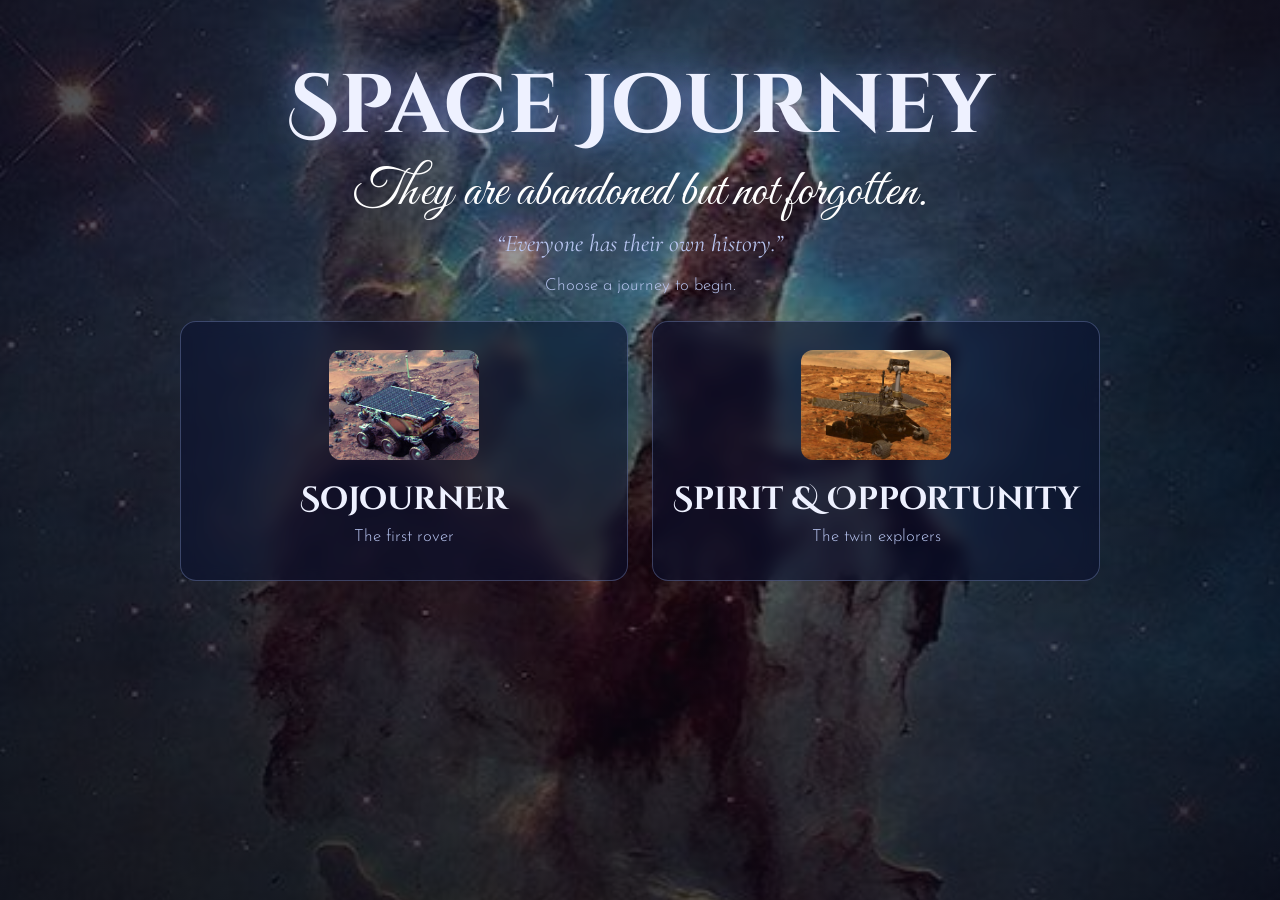
<file: index.html>
<!DOCTYPE html>
<html lang="en">
<head>
<meta charset="utf-8">
<meta name="viewport" content="width=device-width, initial-scale=1">
<title>Space Journey</title>
<link rel="preconnect" href="https://fonts.googleapis.com">
<link rel="preconnect" href="https://fonts.gstatic.com" crossorigin>
<link href="https://fonts.googleapis.com/css2?family=Cinzel+Decorative:wght@400;700&family=Cormorant+Garamond:ital,wght@1,400&family=Great+Vibes&family=Josefin+Sans:wght@300;400&display=swap" rel="stylesheet">
<link rel="stylesheet" href="style.css">
</head>
<body>
<svg class="flyer" viewBox="0 0 64 64" aria-hidden="true"><path d="M32 4C42 14 44 30 40 46H24C20 30 22 14 32 4Z" fill="#e8ecff"/><circle cx="32" cy="24" r="5" fill="#4a6cff"/><path d="M24 38 12 52l12-4ZM40 38l12 14-12-4Z" fill="#ff6b5a"/><path d="M28 46h8l-4 16Z" fill="#ffb347"/></svg>
<main>
  <h1>Space Journey</h1>
  <p class="script">They are abandoned but not forgotten.</p>
  <p class="quote">“Everyone has their own history.”</p>
  <p class="lead">Choose a journey to begin.</p>
  <div class="choices">
    <a class="card" href="sojourner.html"><img src="images/instruments.png" alt="Sojourner rover on Mars"><h2>Sojourner</h2><p>The first rover</p></a>
    <a class="card" href="spirit-opportunity.html"><img src="images/mer-art.png" alt="Artwork of a Mars Exploration Rover"><h2>Spirit &amp; Opportunity</h2><p>The twin explorers</p></a>
  </div>
</main>
<script src="script.js"></script>
</body>
</html>
</file>
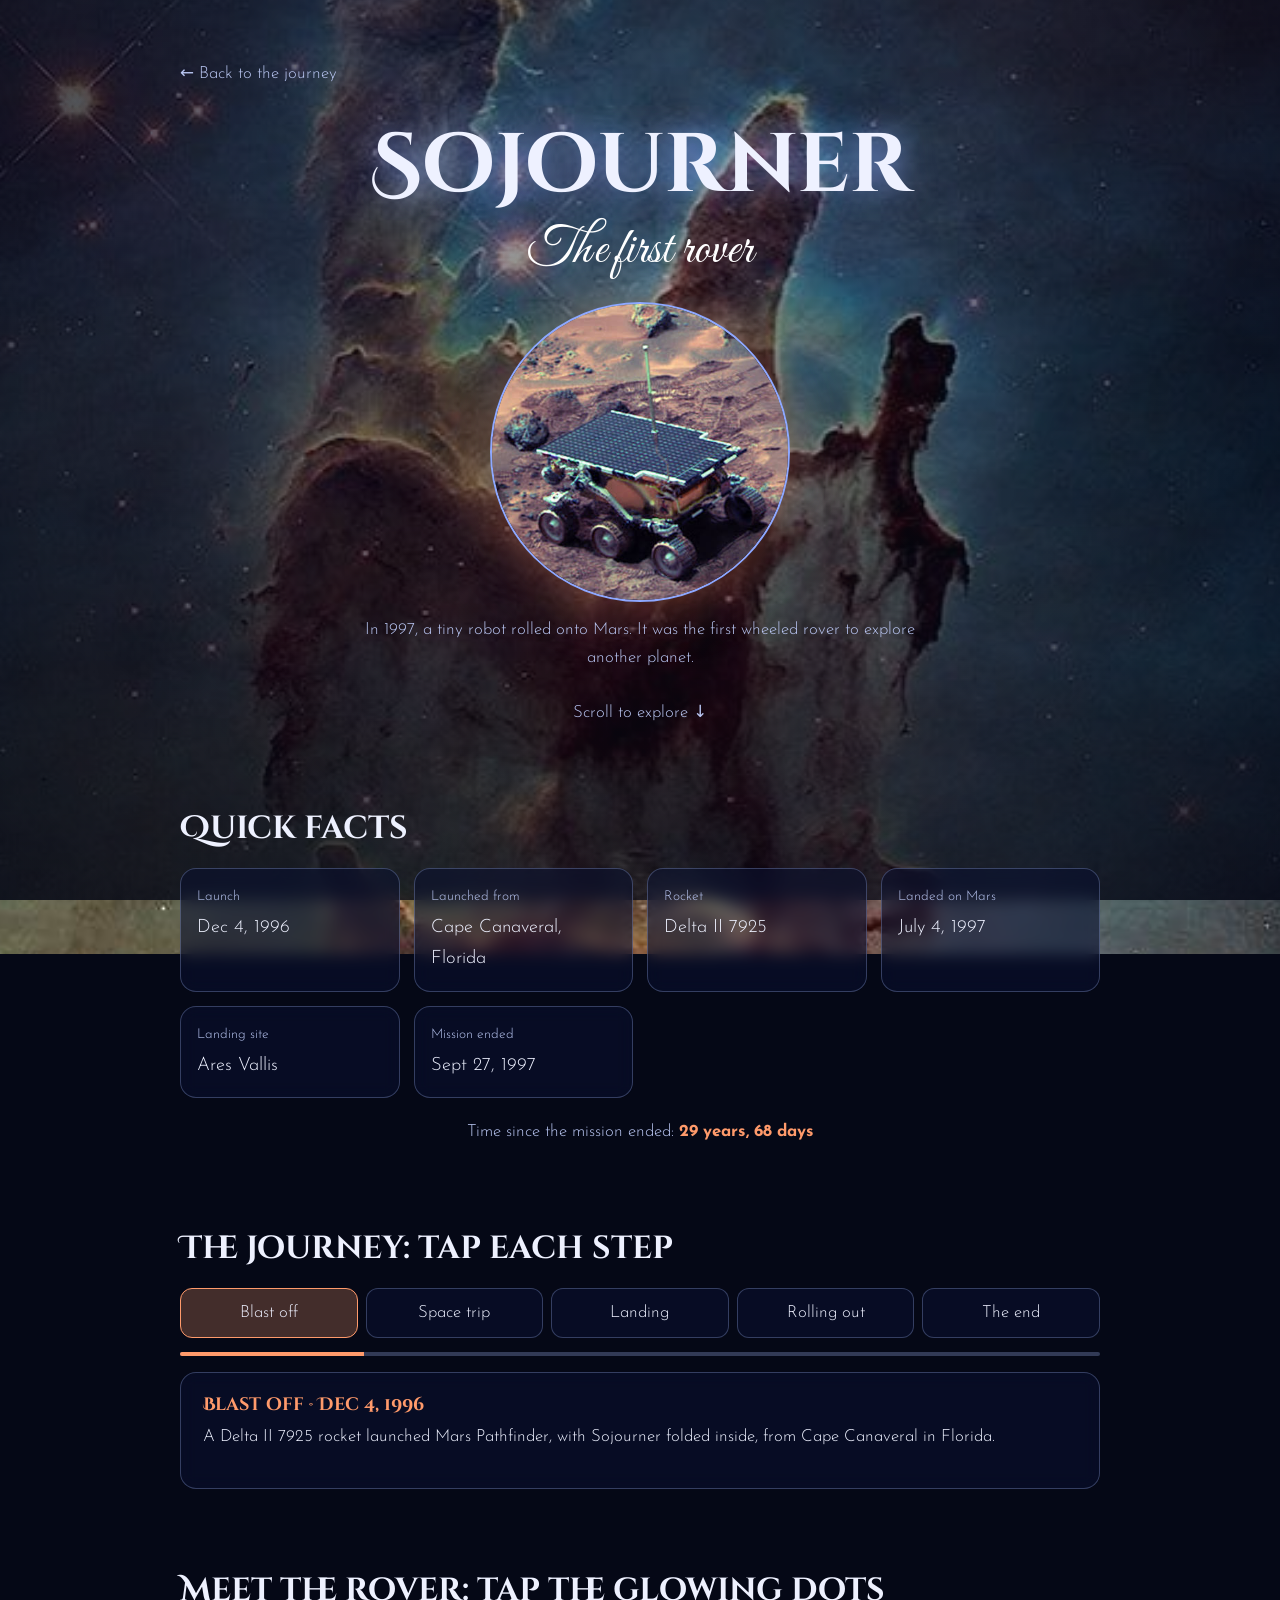
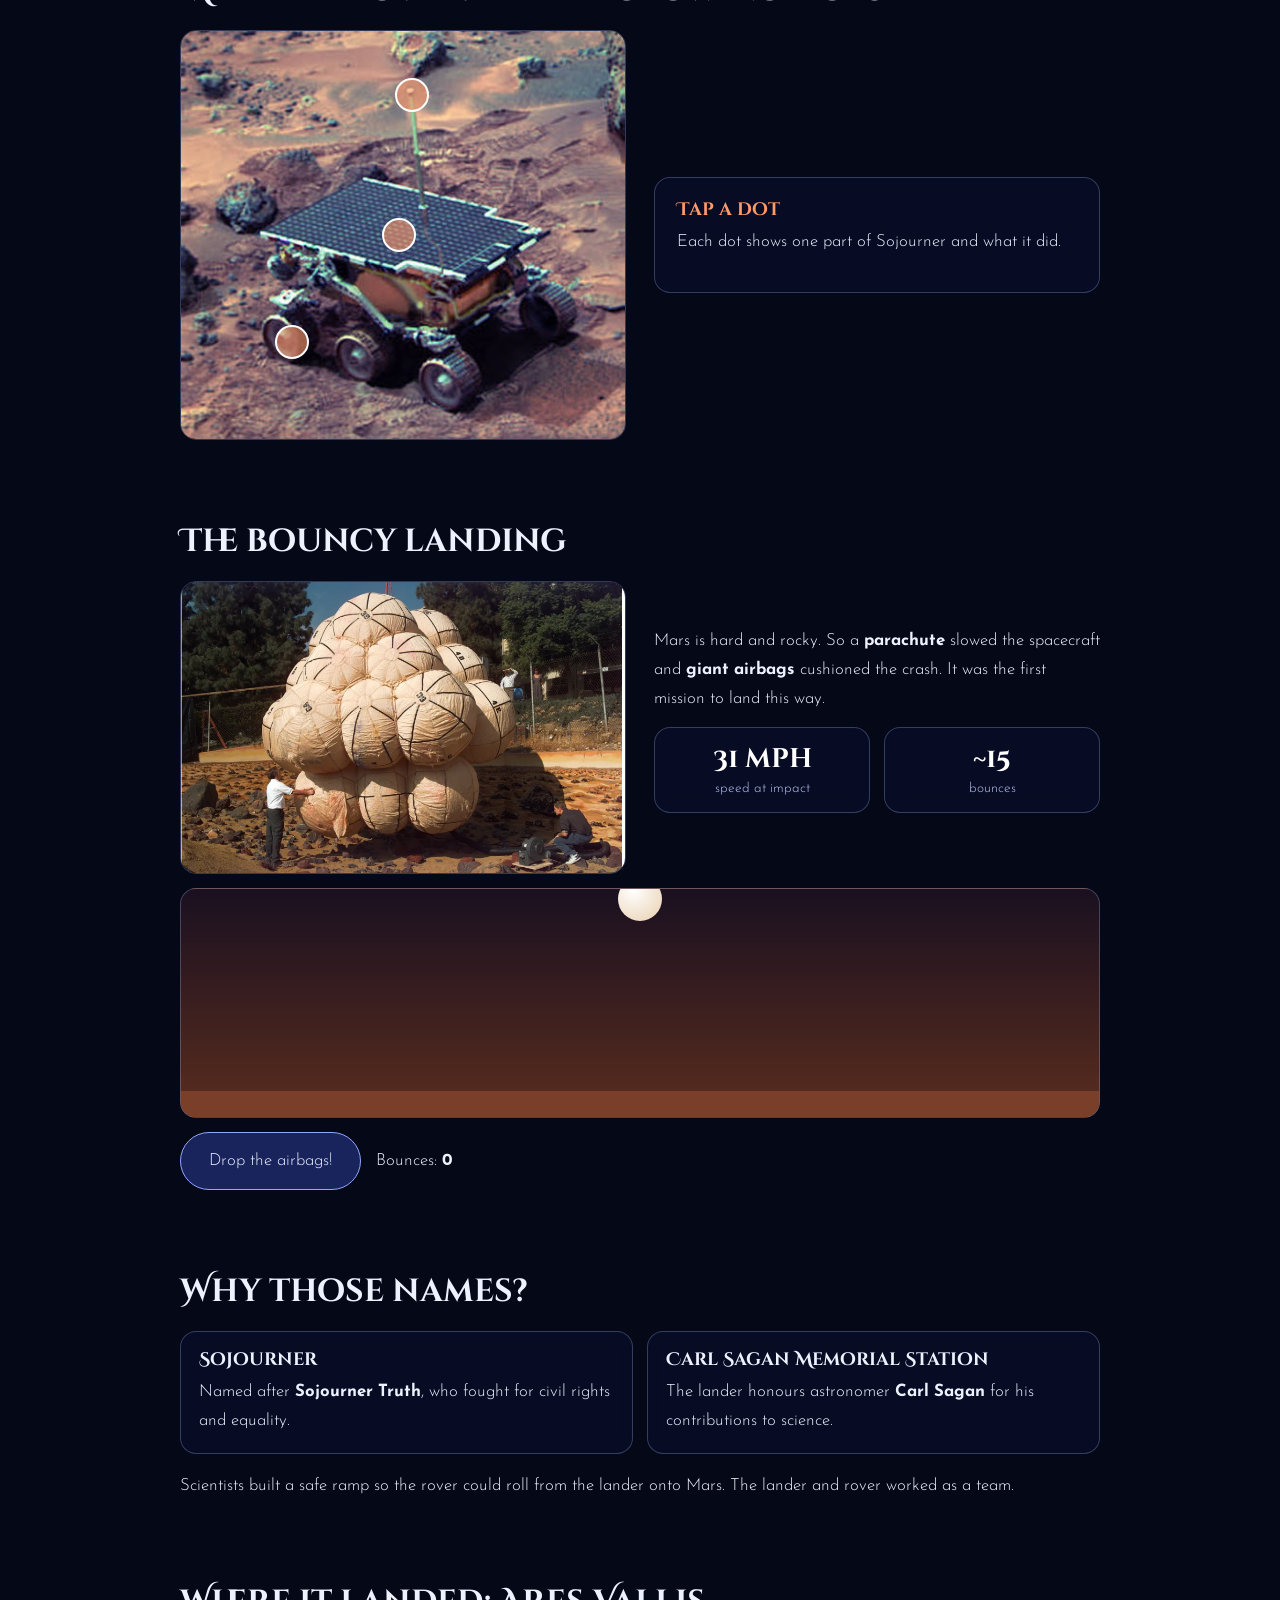
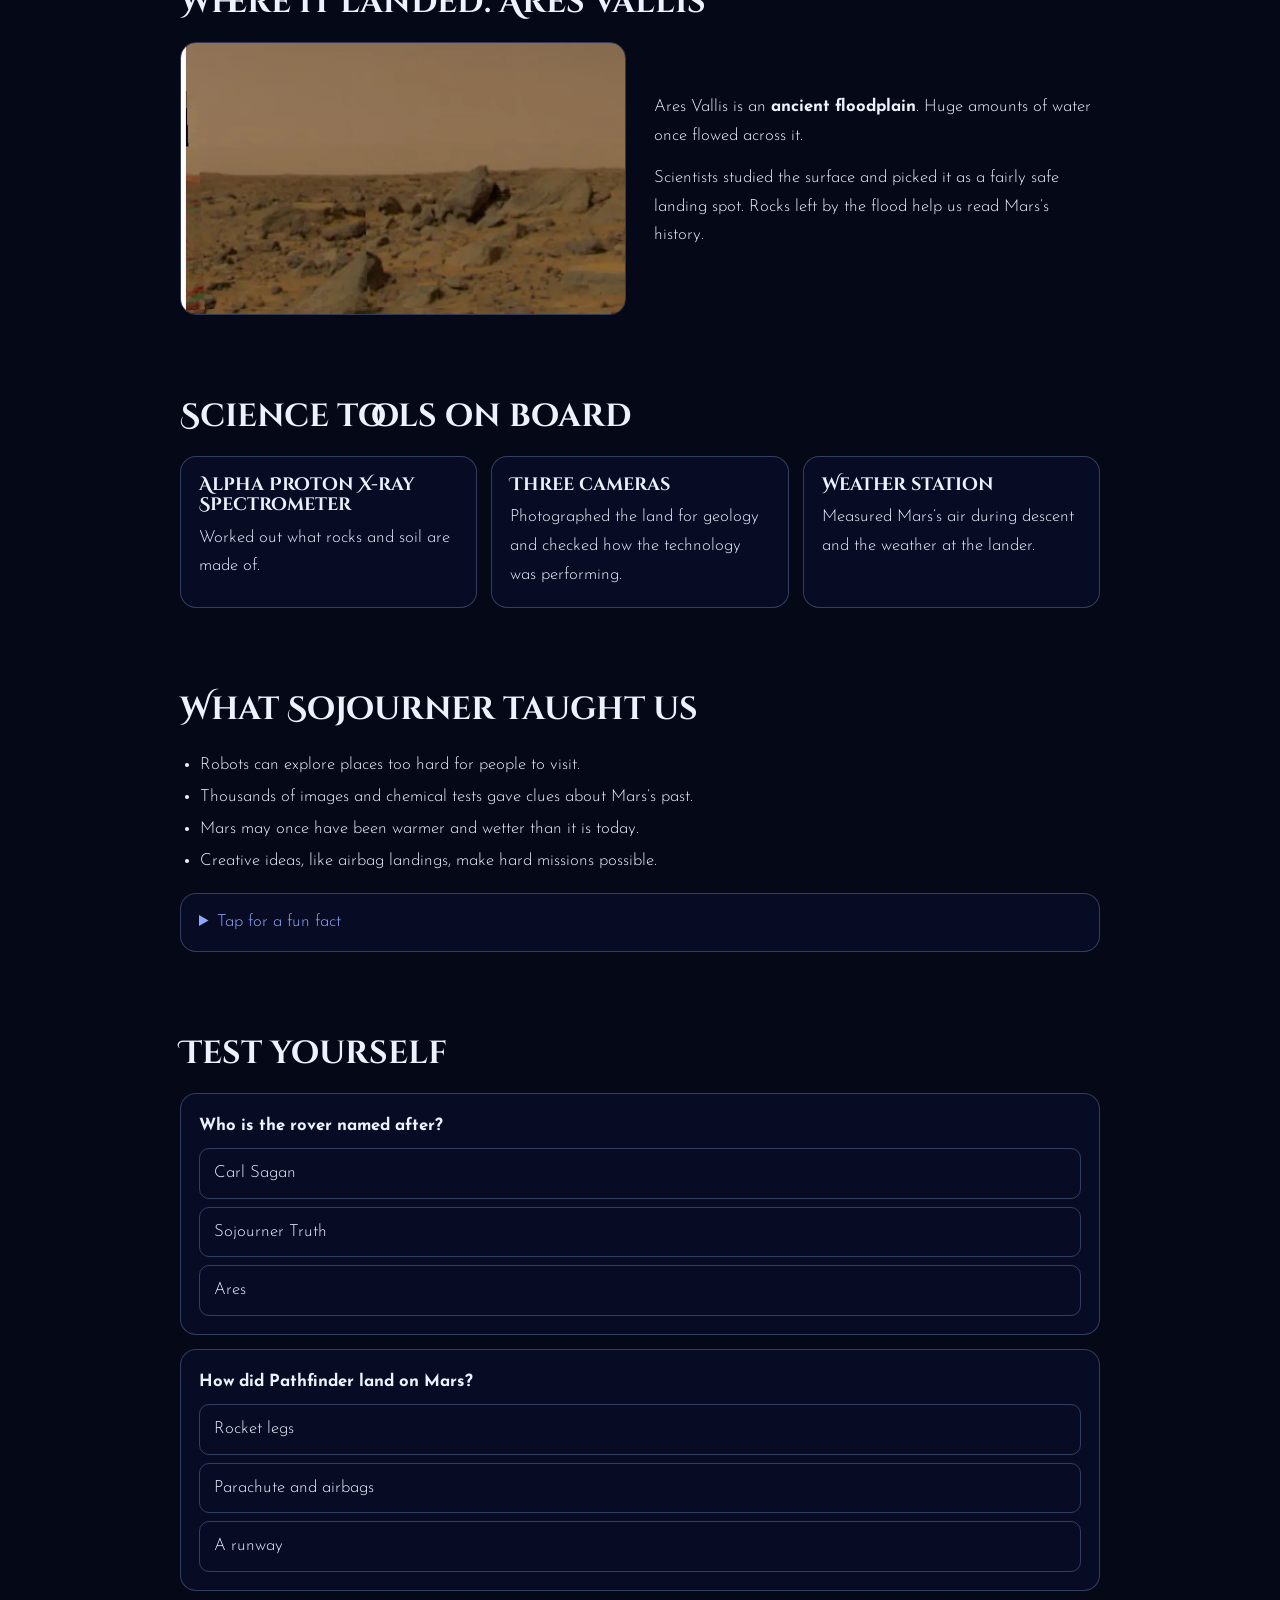
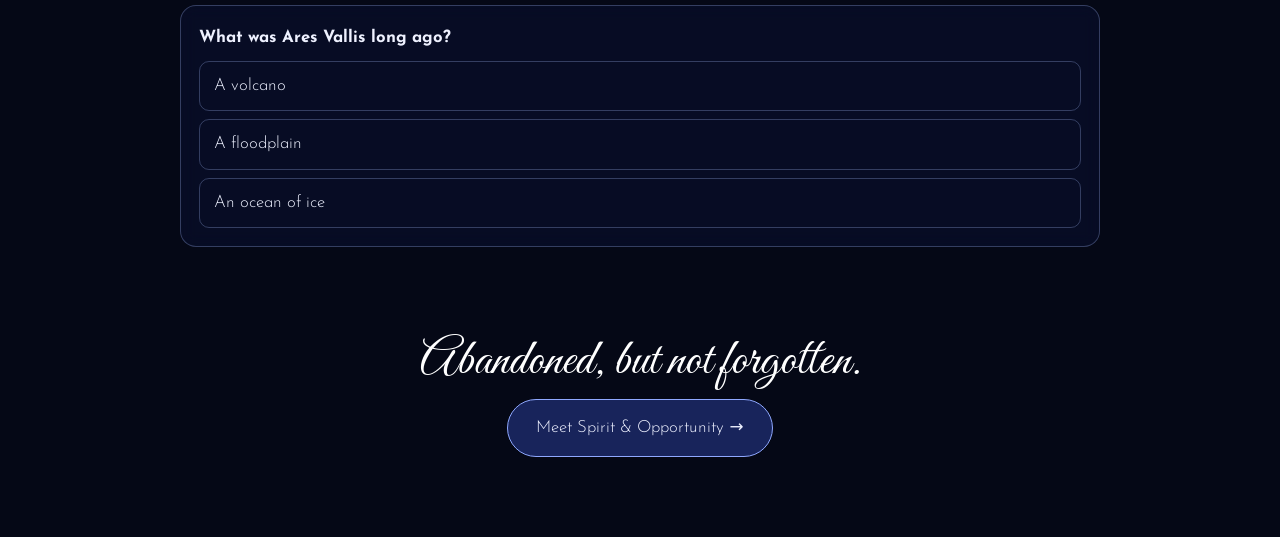
<file: sojourner.html>
<!DOCTYPE html>
<html lang="en">
<head>
<meta charset="utf-8">
<meta name="viewport" content="width=device-width, initial-scale=1">
<title>Sojourner — The First Rover</title>
<link rel="preconnect" href="https://fonts.googleapis.com">
<link rel="preconnect" href="https://fonts.gstatic.com" crossorigin>
<link href="https://fonts.googleapis.com/css2?family=Cinzel+Decorative:wght@400;700&family=Cormorant+Garamond:ital,wght@1,400&family=Great+Vibes&family=Josefin+Sans:wght@300;400&display=swap" rel="stylesheet">
<link rel="stylesheet" href="style.css">
</head>
<body>
<main>
  <a class="back" href="index.html">← Back to the journey</a>

  <header class="hero">
    <h1>Sojourner</h1>
    <p class="script">The first rover</p>
    <img class="hero-img" src="images/instruments.png" alt="The Sojourner rover on the surface of Mars">
    <p class="lead">In 1997, a tiny robot rolled onto Mars. It was the first wheeled rover to explore another planet.</p>
    <p class="scrollhint">Scroll to explore ↓</p>
  </header>

  <section class="reveal">
    <h2>Quick facts</h2>
    <dl class="facts">
      <div><dt>Launch</dt><dd>Dec 4, 1996</dd></div>
      <div><dt>Launched from</dt><dd>Cape Canaveral, Florida</dd></div>
      <div><dt>Rocket</dt><dd>Delta II 7925</dd></div>
      <div><dt>Landed on Mars</dt><dd>July 4, 1997</dd></div>
      <div><dt>Landing site</dt><dd>Ares Vallis</dd></div>
      <div><dt>Mission ended</dt><dd>Sept 27, 1997</dd></div>
    </dl>
    <p class="clock-line">Time since the mission ended: <strong id="clock">…</strong></p>
  </section>

  <section class="reveal">
    <h2>The journey: tap each step</h2>
    <div class="steps" id="steps" role="tablist"></div>
    <div class="bar"><i id="bar"></i></div>
    <div class="panel glass" aria-live="polite"><h3 id="stepTitle"></h3><p id="stepText"></p></div>
  </section>

  <section class="reveal">
    <h2>Meet the rover: tap the glowing dots</h2>
    <div class="split">
      <div class="stage">
        <img src="images/instruments.png" alt="Close view of Sojourner with solar panel, six wheels and antenna">
        <button class="hot" style="left:49%;top:50%" data-k="0" aria-label="Solar panel"></button>
        <button class="hot" style="left:25%;top:76%" data-k="1" aria-label="Wheels"></button>
        <button class="hot" style="left:52%;top:16%" data-k="2" aria-label="Antenna"></button>
      </div>
      <div class="panel glass" aria-live="polite"><h3 id="hotTitle">Tap a dot</h3><p id="hotText">Each dot shows one part of Sojourner and what it did.</p></div>
    </div>
  </section>

  <section class="reveal">
    <h2>The bouncy landing</h2>
    <div class="split">
      <img src="images/airbags.png" alt="Giant airbags used to land Mars Pathfinder, tested on Earth">
      <div>
        <p>Mars is hard and rocky. So a <strong>parachute</strong> slowed the spacecraft and <strong>giant airbags</strong> cushioned the crash. It was the first mission to land this way.</p>
        <div class="stats"><div><span class="big">31 mph</span>speed at impact</div><div><span class="big">~15</span>bounces</div></div>
      </div>
    </div>
    <div class="drop"><div id="ball"></div></div>
    <p><button class="btn" id="dropBtn">Drop the airbags!</button> &nbsp; Bounces: <strong id="count">0</strong></p>
  </section>

  <section class="reveal">
    <h2>Why those names?</h2>
    <div class="cards">
      <article class="mini"><h3>Sojourner</h3><p>Named after <strong>Sojourner Truth</strong>, who fought for civil rights and equality.</p></article>
      <article class="mini"><h3>Carl Sagan Memorial Station</h3><p>The lander honours astronomer <strong>Carl Sagan</strong> for his contributions to science.</p></article>
    </div>
    <p>Scientists built a safe ramp so the rover could roll from the lander onto Mars. The lander and rover worked as a team.</p>
  </section>

  <section class="reveal">
    <h2>Where it landed: Ares Vallis</h2>
    <div class="split">
      <img src="images/ares-vallis.png" alt="Rocky landscape at Ares Vallis on Mars">
      <div>
        <p>Ares Vallis is an <strong>ancient floodplain</strong>. Huge amounts of water once flowed across it.</p>
        <p>Scientists studied the surface and picked it as a fairly safe landing spot. Rocks left by the flood help us read Mars’s history.</p>
      </div>
    </div>
  </section>

  <section class="reveal">
    <h2>Science tools on board</h2>
    <div class="cards">
      <article class="mini"><h3>Alpha Proton X-ray Spectrometer</h3><p>Worked out what rocks and soil are made of.</p></article>
      <article class="mini"><h3>Three cameras</h3><p>Photographed the land for geology and checked how the technology was performing.</p></article>
      <article class="mini"><h3>Weather station</h3><p>Measured Mars’s air during descent and the weather at the lander.</p></article>
    </div>
  </section>

  <section class="reveal">
    <h2>What Sojourner taught us</h2>
    <ul class="lessons">
      <li>Robots can explore places too hard for people to visit.</li>
      <li>Thousands of images and chemical tests gave clues about Mars’s past.</li>
      <li>Mars may once have been warmer and wetter than it is today.</li>
      <li>Creative ideas, like airbag landings, make hard missions possible.</li>
    </ul>
    <details><summary>Tap for a fun fact</summary><p>Sojourner was built to work for about a week. It kept going for nearly three months.</p></details>
  </section>

  <section class="reveal">
    <h2>Test yourself</h2>
    <div id="quiz"></div>
    <p id="score"></p>
  </section>

  <footer class="end reveal">
    <p class="script">Abandoned, but not forgotten.</p>
    <a class="btn" href="spirit-opportunity.html">Meet Spirit &amp; Opportunity →</a>
  </footer>
</main>
<script src="script.js"></script>
</body>
</html>
</file>
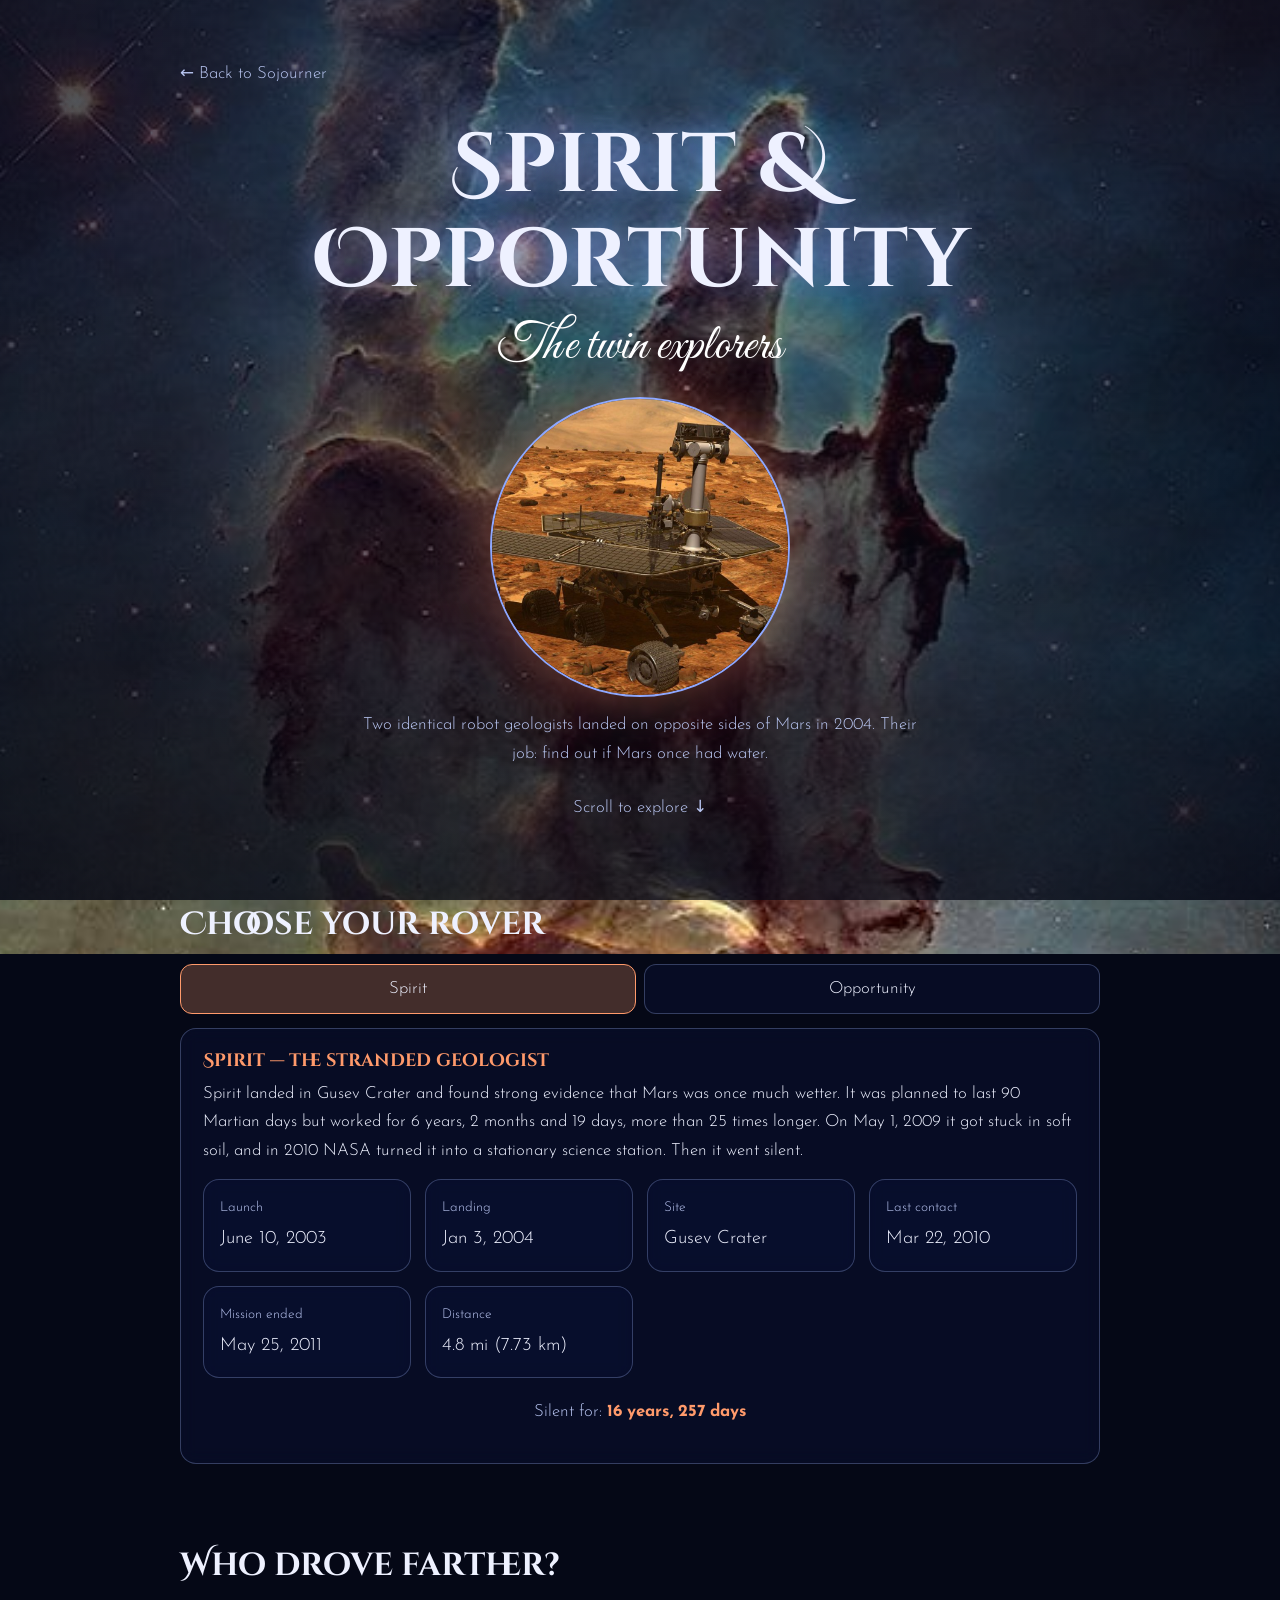
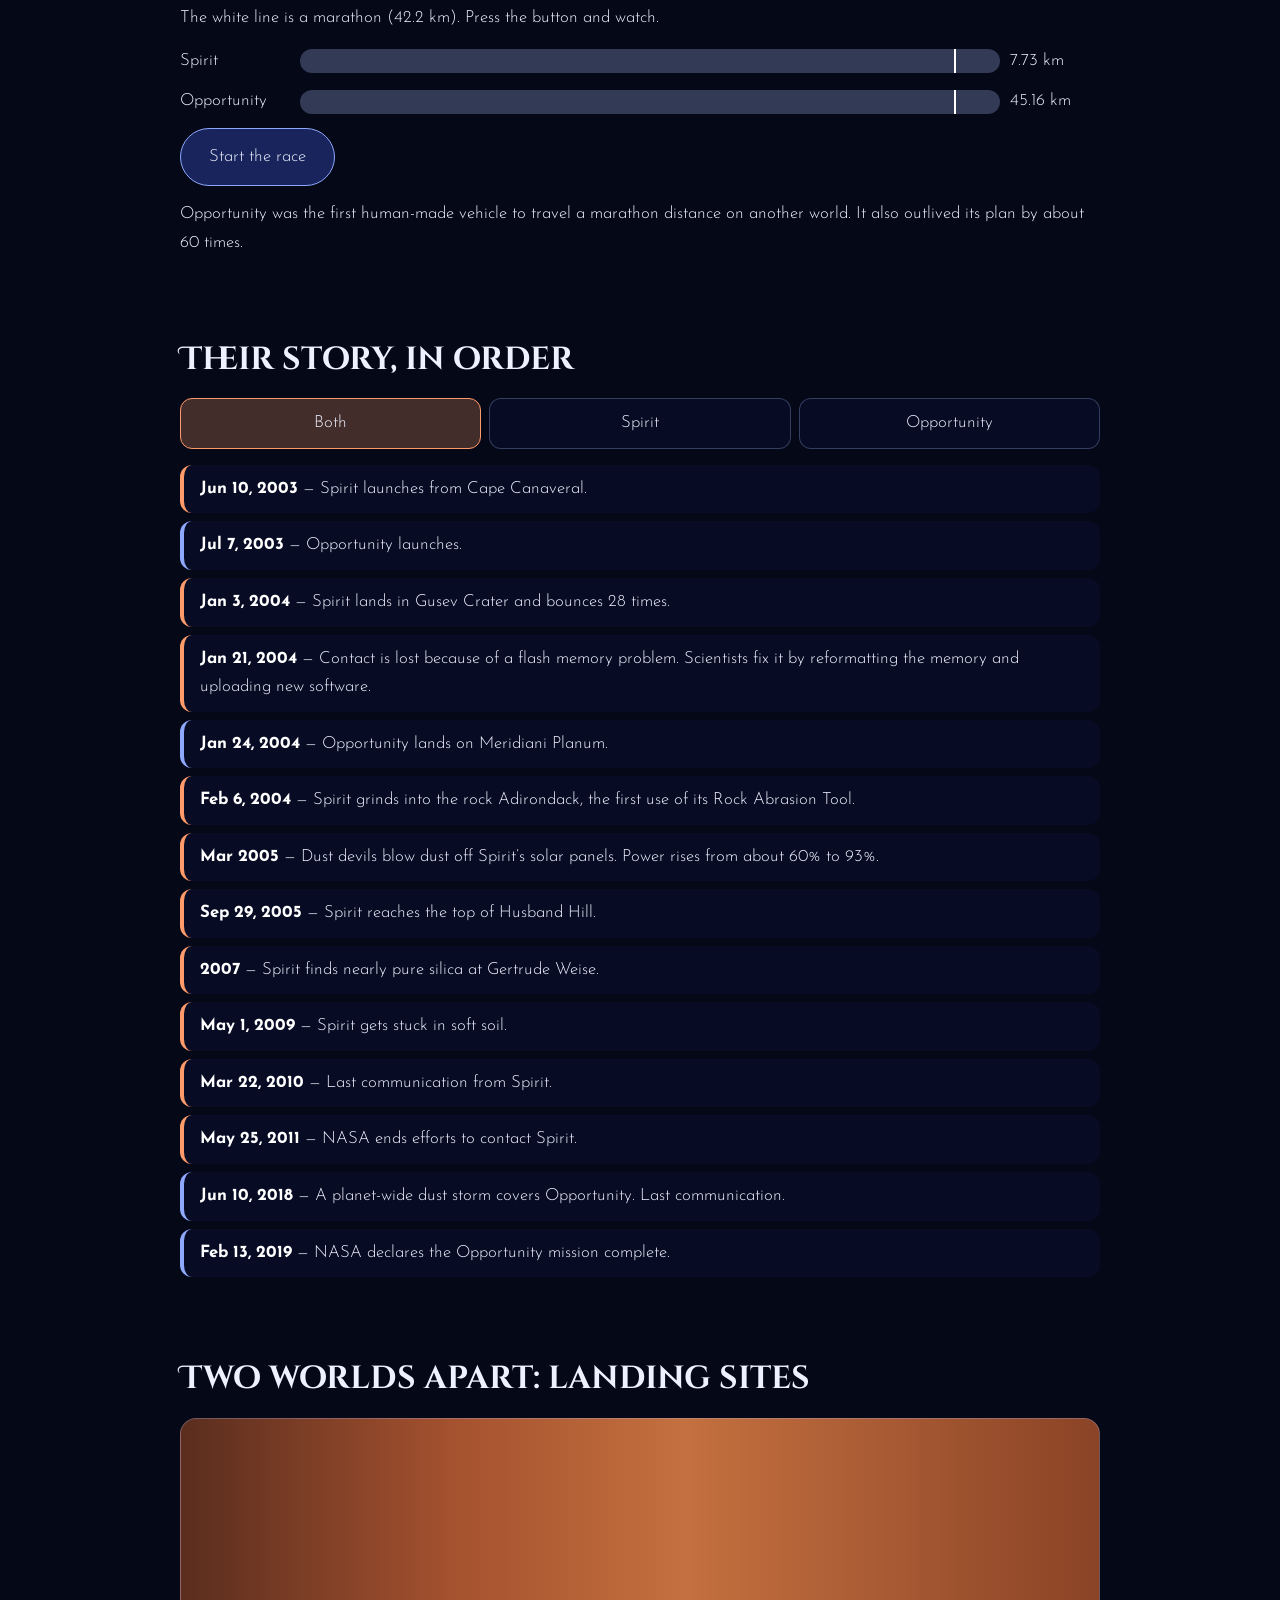
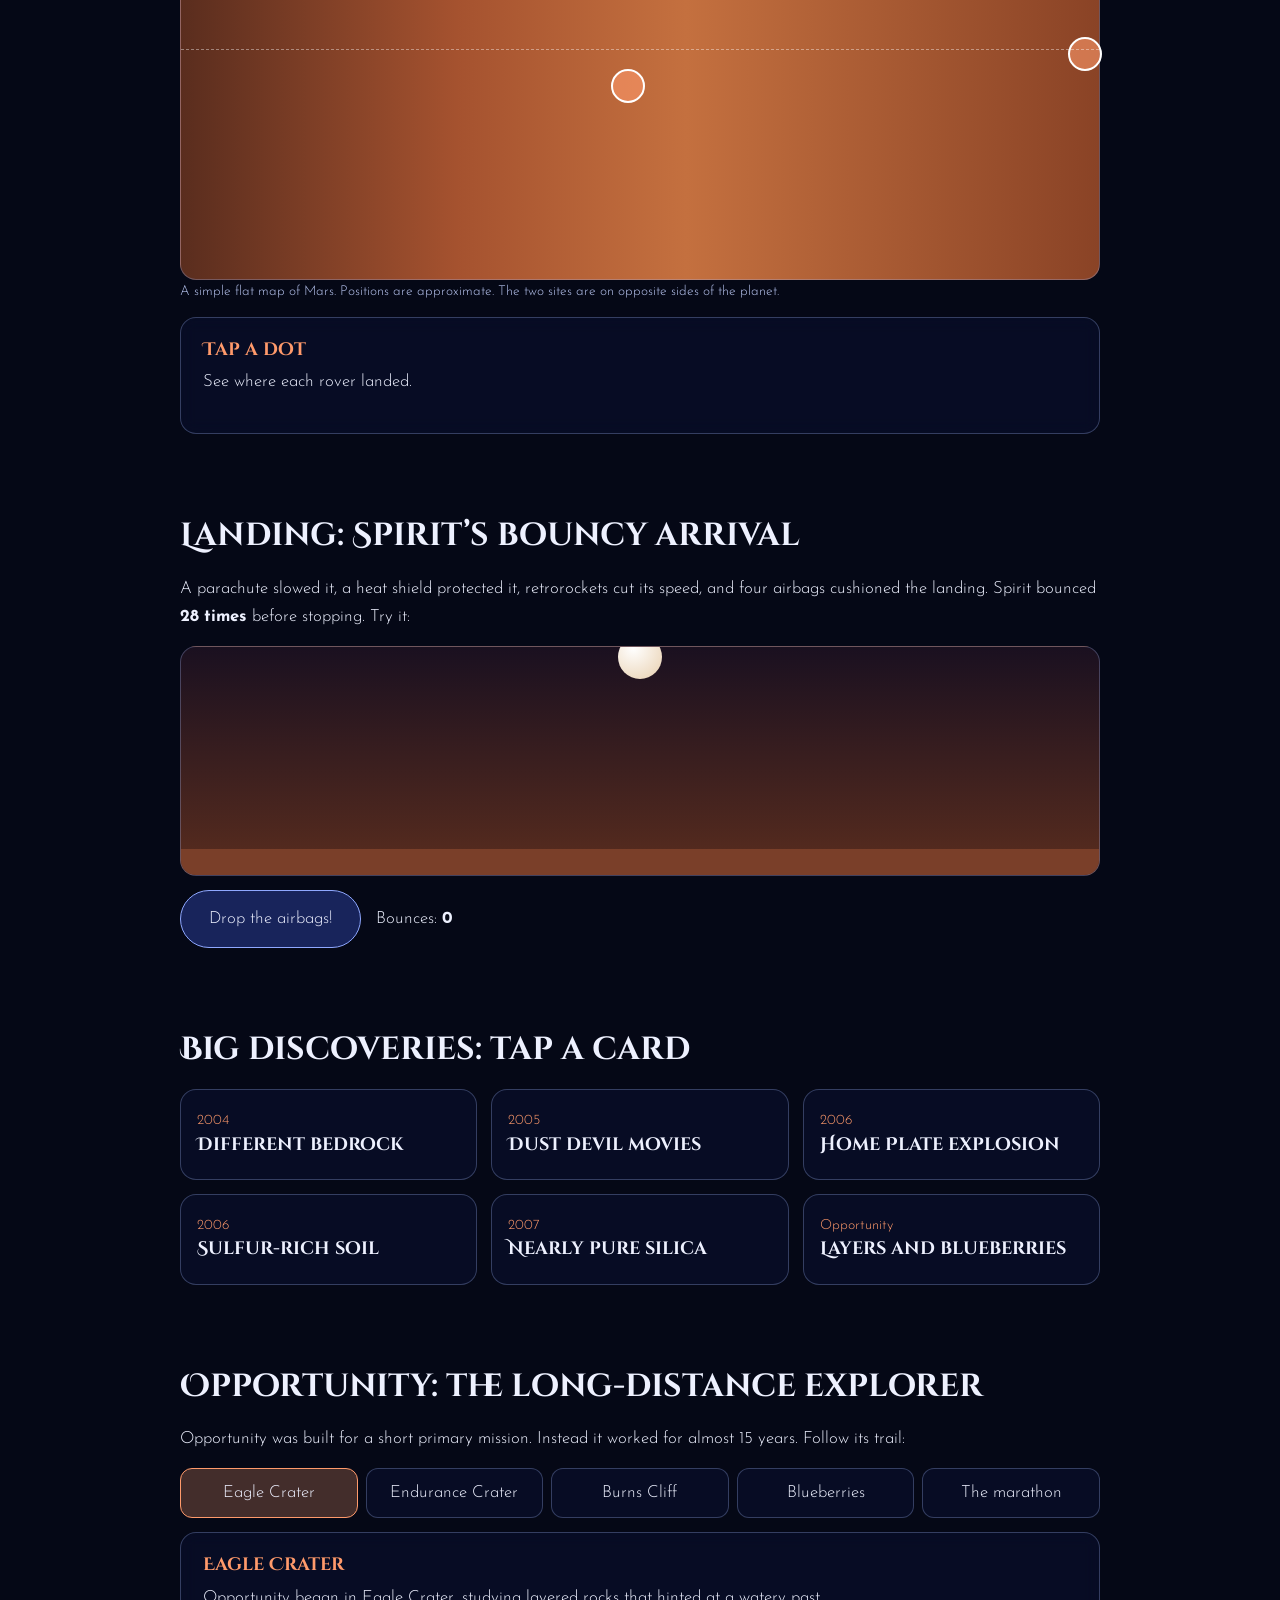
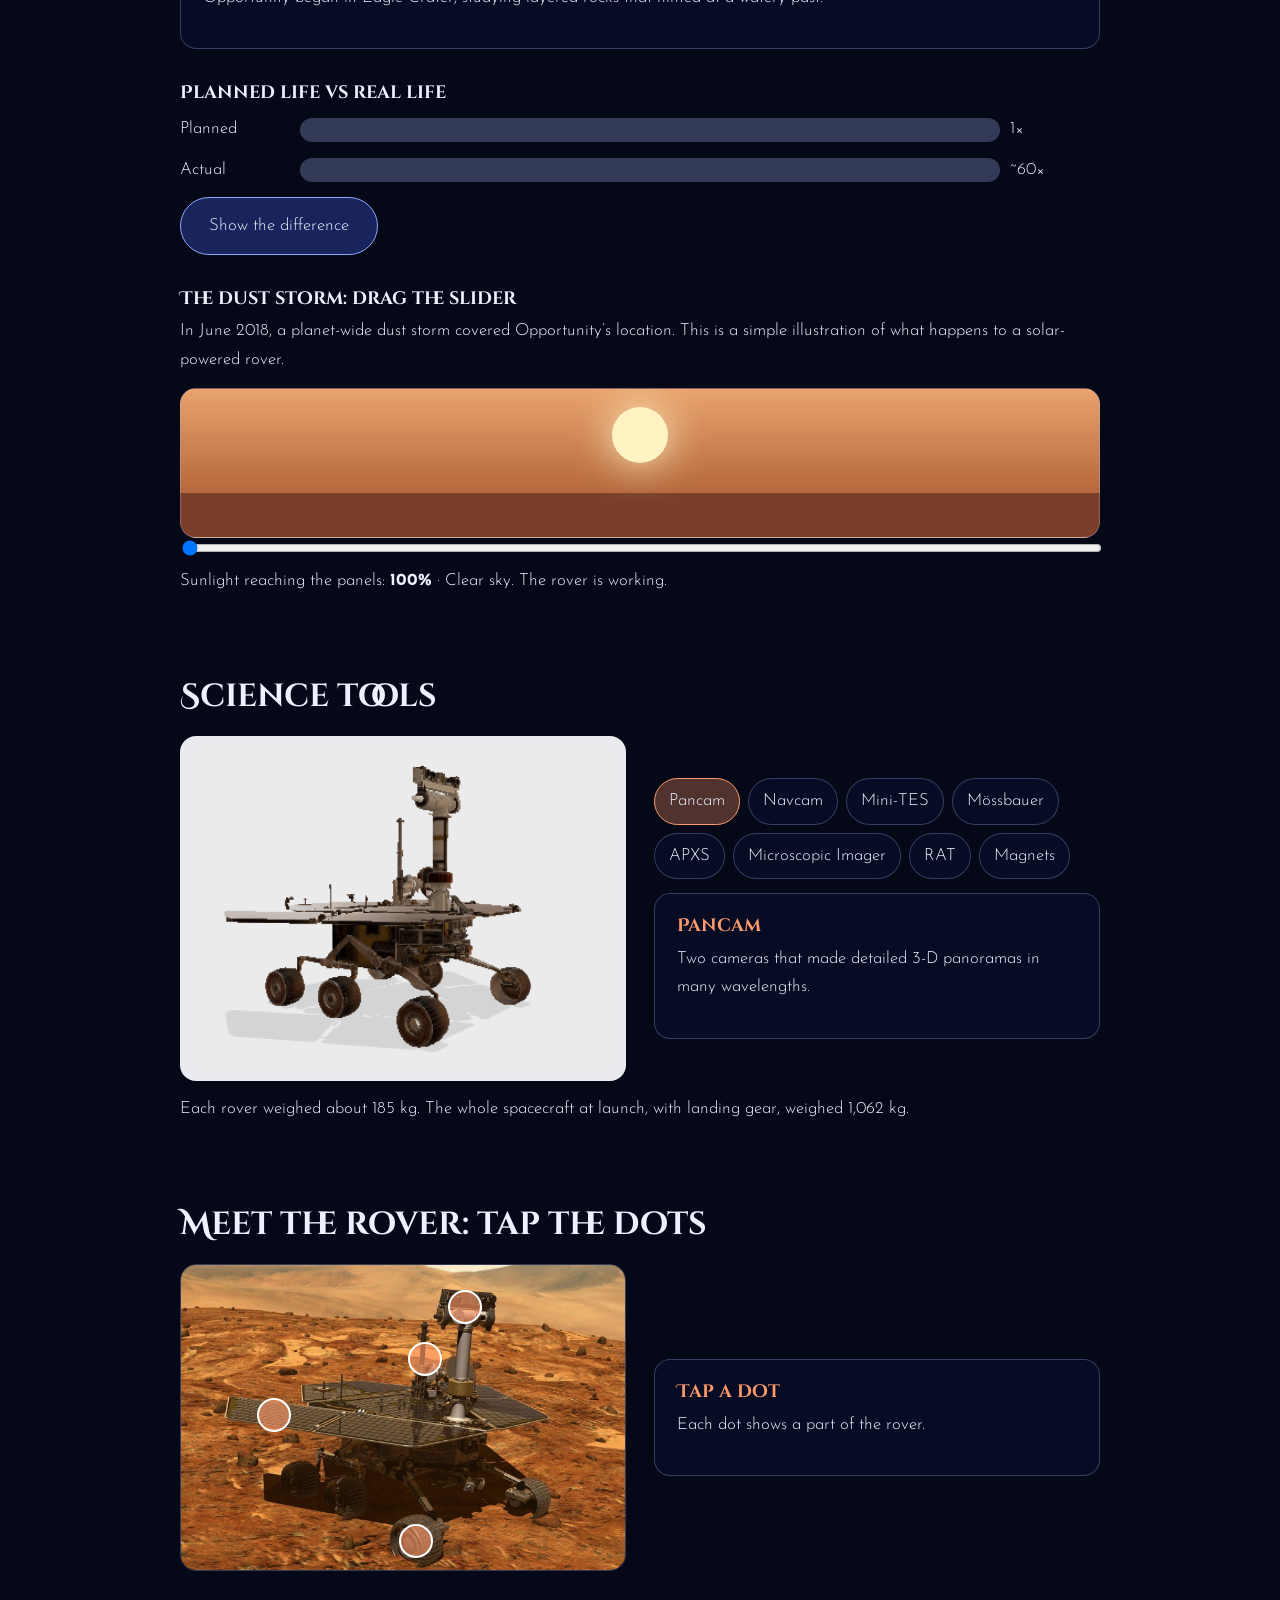
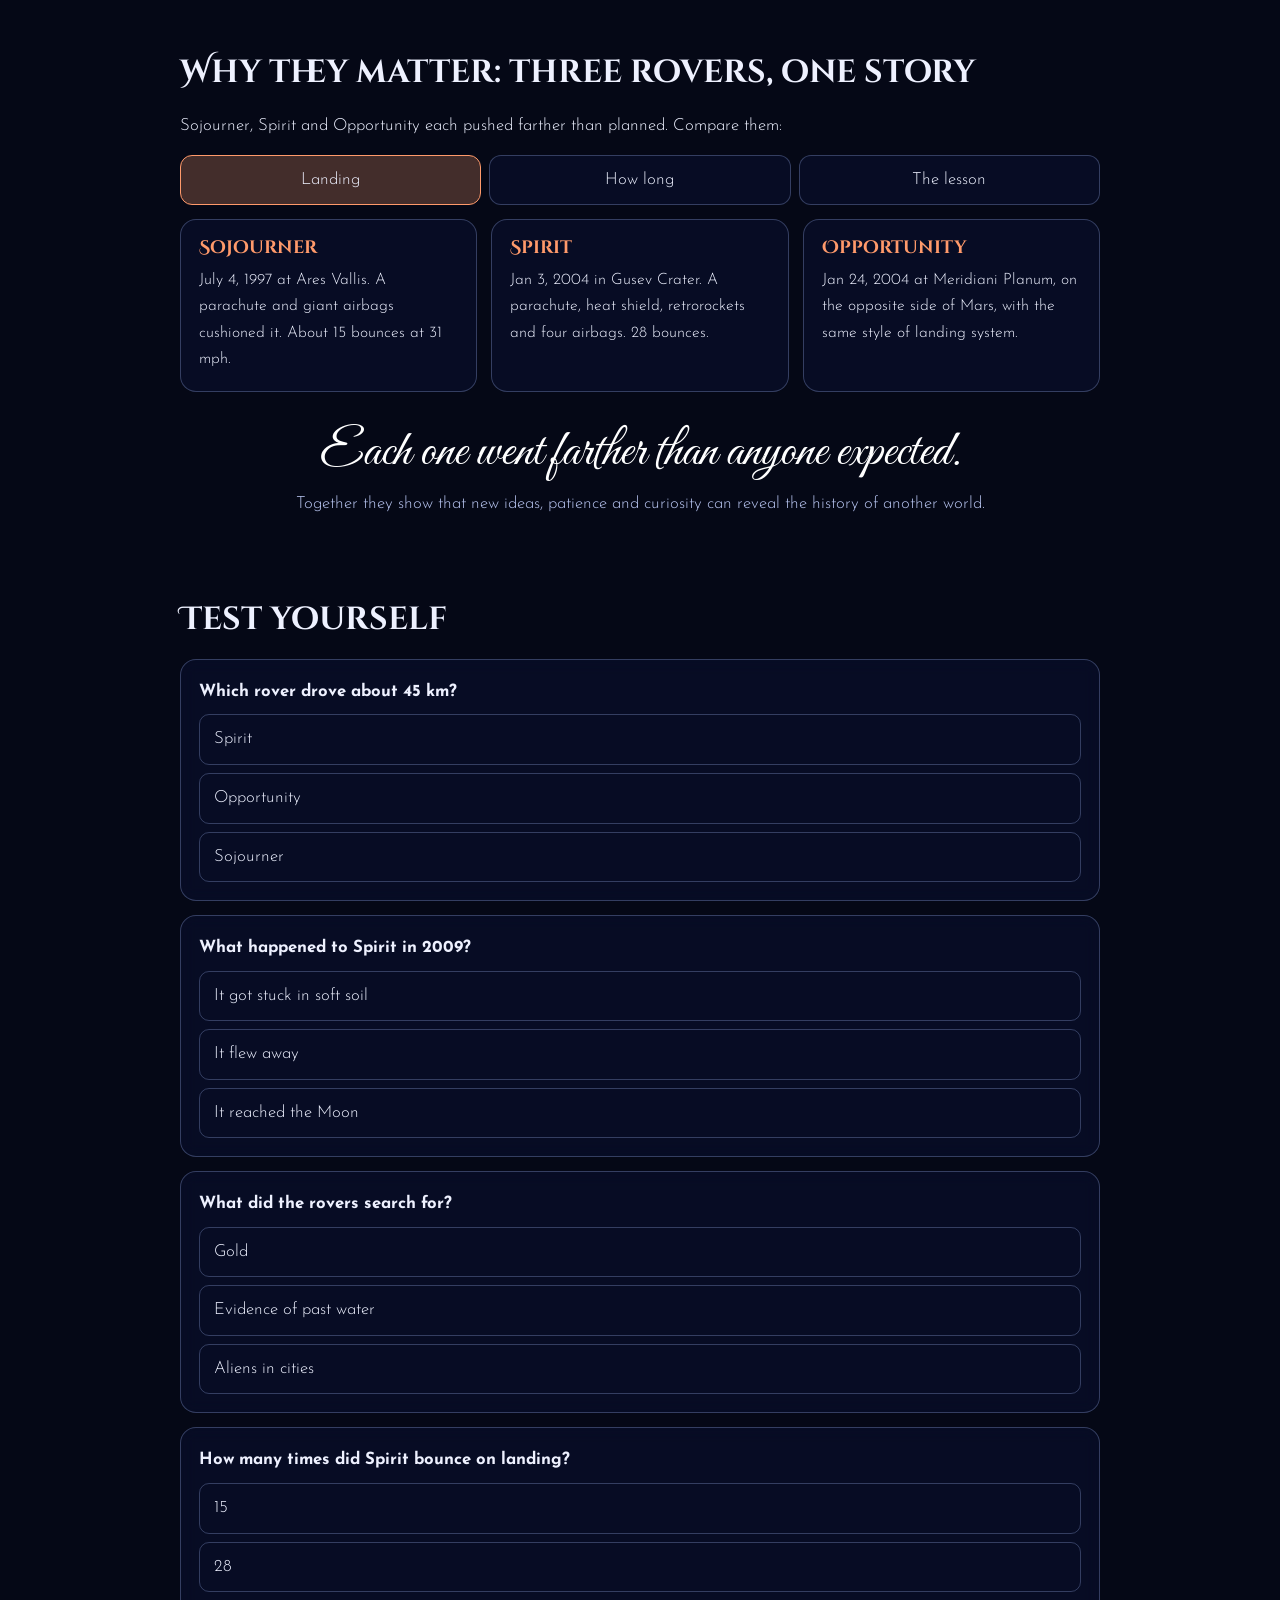
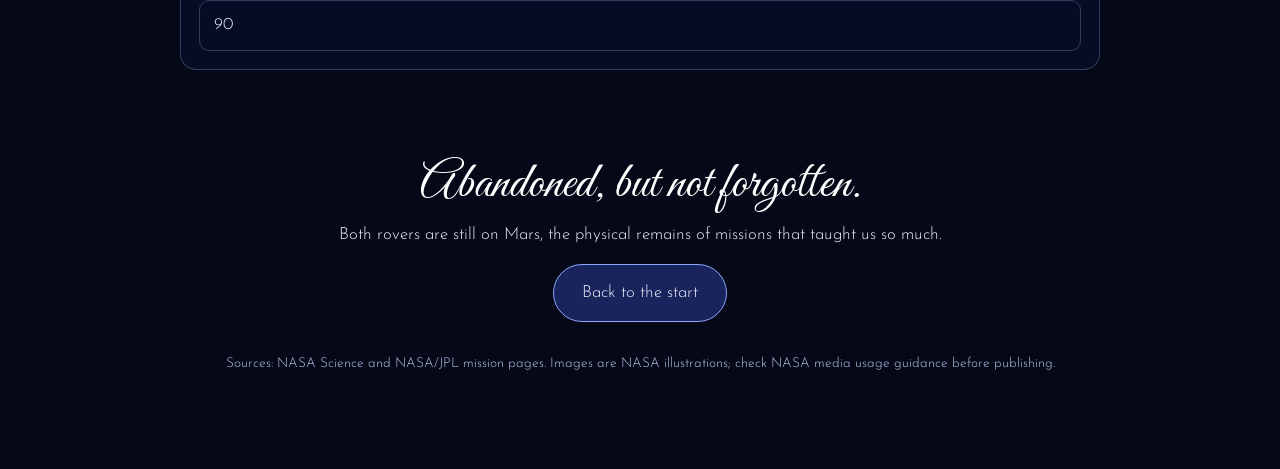
<file: spirit-opportunity.html>
<!DOCTYPE html>
<html lang="en">
<head>
<meta charset="utf-8">
<meta name="viewport" content="width=device-width, initial-scale=1">
<title>Spirit &amp; Opportunity — The Twin Explorers</title>
<link rel="preconnect" href="https://fonts.googleapis.com">
<link rel="preconnect" href="https://fonts.gstatic.com" crossorigin>
<link href="https://fonts.googleapis.com/css2?family=Cinzel+Decorative:wght@400;700&family=Cormorant+Garamond:ital,wght@1,400&family=Great+Vibes&family=Josefin+Sans:wght@300;400&display=swap" rel="stylesheet">
<link rel="stylesheet" href="style.css">
</head>
<body>
<main>
  <a class="back" href="sojourner.html">← Back to Sojourner</a>

  <header class="hero">
    <h1>Spirit &amp; Opportunity</h1>
    <p class="script">The twin explorers</p>
    <img class="hero-img" src="images/mer-art.png" alt="NASA artwork of a Mars Exploration Rover on Mars">
    <p class="lead">Two identical robot geologists landed on opposite sides of Mars in 2004. Their job: find out if Mars once had water.</p>
    <p class="scrollhint">Scroll to explore ↓</p>
  </header>

  <section class="reveal">
    <h2>Choose your rover</h2>
    <div class="steps" id="rovTabs" role="tablist"></div>
    <div class="panel glass" aria-live="polite">
      <h3 id="rTitle"></h3><p id="rStory"></p>
      <dl class="facts" id="rFacts"></dl>
      <p class="clock-line">Silent for: <strong id="rClock"></strong></p>
    </div>
  </section>

  <section class="reveal">
    <h2>Who drove farther?</h2>
    <p>The white line is a marathon (42.2 km). Press the button and watch.</p>
    <div class="row"><span>Spirit</span><div class="track"><div class="fill s" data-w="17.1"></div><i class="mark"></i></div><span>7.73 km</span></div>
    <div class="row"><span>Opportunity</span><div class="track"><div class="fill o" data-w="100"></div><i class="mark"></i></div><span>45.16 km</span></div>
    <button class="btn" id="raceBtn">Start the race</button>
    <p style="margin-top:14px">Opportunity was the first human-made vehicle to travel a marathon distance on another world. It also outlived its plan by about 60 times.</p>
  </section>

  <section class="reveal">
    <h2>Their story, in order</h2>
    <div class="steps" id="tlTabs"></div>
    <ul class="evts" id="evts"></ul>
  </section>

  <section class="reveal">
    <h2>Two worlds apart: landing sites</h2>
    <div class="map" id="map">
      <button class="hot" style="left:48.7%;top:58.1%" data-k="0" aria-label="Gusev Crater"></button>
      <button class="hot" style="left:98.5%;top:51.1%" data-k="1" aria-label="Meridiani Planum"></button>
    </div>
    <p style="font-size:.85rem;color:var(--soft)">A simple flat map of Mars. Positions are approximate. The two sites are on opposite sides of the planet.</p>
    <div class="panel glass"><h3 id="mTitle">Tap a dot</h3><p id="mText">See where each rover landed.</p></div>
  </section>

  <section class="reveal">
    <h2>Landing: Spirit’s bouncy arrival</h2>
    <p>A parachute slowed it, a heat shield protected it, retrorockets cut its speed, and four airbags cushioned the landing. Spirit bounced <strong>28 times</strong> before stopping. Try it:</p>
    <div class="drop"><div id="ball"></div></div>
    <p><button class="btn" id="dropBtn" data-n="28">Drop the airbags!</button> &nbsp; Bounces: <strong id="count">0</strong></p>
  </section>

  <section class="reveal">
    <h2>Big discoveries: tap a card</h2>
    <div class="disc" id="disc"></div>
  </section>

  <section class="reveal">
    <h2>Opportunity: the long-distance explorer</h2>
    <p>Opportunity was built for a short primary mission. Instead it worked for almost 15 years. Follow its trail:</p>
    <div class="steps" id="oTabs"></div>
    <div class="panel glass" aria-live="polite"><h3 id="oTitle"></h3><p id="oText"></p></div>

    <h3 style="margin-top:34px">Planned life vs real life</h3>
    <div id="life">
      <div class="row"><span>Planned</span><div class="track"><div class="fill s" data-w="1.7"></div></div><span>1×</span></div>
      <div class="row"><span>Actual</span><div class="track"><div class="fill o" data-w="100"></div></div><span>~60×</span></div>
    </div>
    <button class="btn" id="lifeBtn">Show the difference</button>

    <h3 style="margin-top:34px">The dust storm: drag the slider</h3>
    <p>In June 2018, a planet-wide dust storm covered Opportunity’s location. This is a simple illustration of what happens to a solar-powered rover.</p>
    <div class="storm" id="storm"><div class="sun"></div><div id="stormO"></div></div>
    <input type="range" id="stormR" min="0" max="100" value="0" aria-label="Dust storm strength" style="width:100%">
    <p>Sunlight reaching the panels: <strong id="stormP">100%</strong> · <span id="stormM">Clear sky. The rover is working.</span></p>
  </section>

  <section class="reveal">
    <h2>Science tools</h2>
    <div class="split">
      <div class="light"><img src="images/mer-3d.png" alt="3D model of a Mars Exploration Rover"></div>
      <div>
        <div class="inst" id="inst"></div>
        <div class="panel glass" aria-live="polite"><h3 id="iTitle"></h3><p id="iText"></p></div>
      </div>
    </div>
    <p style="margin-top:14px">Each rover weighed about 185 kg. The whole spacecraft at launch, with landing gear, weighed 1,062 kg.</p>
  </section>

  <section class="reveal">
    <h2>Meet the rover: tap the dots</h2>
    <div class="split">
      <div class="stage">
        <img src="images/mer-art.png" alt="Close view of a rover">
        <button class="hot" style="left:64%;top:14%" data-p="0" aria-label="Camera head"></button>
        <button class="hot" style="left:55%;top:31%" data-p="1" aria-label="Antenna"></button>
        <button class="hot" style="left:21%;top:49%" data-p="2" aria-label="Solar panels"></button>
        <button class="hot" style="left:53%;top:90%" data-p="3" aria-label="Wheel"></button>
      </div>
      <div class="panel glass" aria-live="polite"><h3 id="pTitle">Tap a dot</h3><p id="pText">Each dot shows a part of the rover.</p></div>
    </div>
  </section>

  <section class="reveal">
    <h2>Why they matter: three rovers, one story</h2>
    <p>Sojourner, Spirit and Opportunity each pushed farther than planned. Compare them:</p>
    <div class="steps" id="cmpTabs"></div>
    <div class="cols" id="cmp" aria-live="polite"></div>
    <p class="script" style="margin-top:30px">Each one went farther than anyone expected.</p>
    <p style="text-align:center;color:var(--soft)">Together they show that new ideas, patience and curiosity can reveal the history of another world.</p>
  </section>

  <section class="reveal">
    <h2>Test yourself</h2>
    <div id="quizMer"></div><p id="scoreMer"></p>
  </section>

  <footer class="end reveal">
    <p class="script">Abandoned, but not forgotten.</p>
    <p>Both rovers are still on Mars, the physical remains of missions that taught us so much.</p>
    <a class="btn" href="index.html">Back to the start</a>
    <p style="font-size:.85rem;color:var(--soft);margin-top:30px">Sources: NASA Science and NASA/JPL mission pages. Images are NASA illustrations; check NASA media usage guidance before publishing.</p>
  </footer>
</main>
<script src="script.js"></script>
<script src="mer.js"></script>
</body>
</html>
</file>
<file: style.css>
:root{--ink:#eef1ff;--soft:#b9c6f2;--glass:rgba(10,16,48,.58);--line:rgba(170,190,255,.28);--glow:#8fa8ff;--mars:#ff9a6b}
*{box-sizing:border-box}
html{scroll-behavior:smooth}
body{margin:0;min-height:100vh;color:var(--ink);font:300 1.05rem/1.7 "Josefin Sans",system-ui,sans-serif;background:#050816}
body::before{content:"";position:fixed;inset:-6%;z-index:-2;background:url(images/nebula.jpg) center/cover;animation:drift 50s ease-in-out infinite alternate}
body::after{content:"";position:fixed;inset:0;z-index:-1;background:radial-gradient(ellipse at 50% 30%,rgba(5,8,22,.35),rgba(5,8,22,.88))}
@keyframes drift{from{transform:scale(1) translate(0,0)}to{transform:scale(1.12) translate(-2%,1.5%)}}
main{max-width:960px;margin:0 auto;padding:60px 20px 80px}
h1,h2,h3{font-family:"Cinzel Decorative",serif;font-weight:700;line-height:1.15}
h1{font-size:clamp(2.6rem,9vw,5.2rem);margin:0;text-shadow:0 0 30px rgba(143,168,255,.7);text-align:center}
h2{font-size:clamp(1.5rem,4vw,2rem);margin:0 0 20px}
h3{font-size:1.1rem;margin:0 0 8px}
p{margin:0 0 14px}
a{color:inherit}
.script{font:400 clamp(2rem,6vw,3.2rem)/1.2 "Great Vibes",cursive;text-align:center;color:#fff;margin:6px 0}
.quote{font:italic 400 1.5rem "Cormorant Garamond",serif;text-align:center;color:var(--soft)}
.lead{text-align:center;max-width:560px;margin:14px auto 0;color:var(--soft)}
.glass,.card,.mini,.facts div,.stats div,details,.quiz-q{background:var(--glass);backdrop-filter:blur(8px);-webkit-backdrop-filter:blur(8px);border:1px solid var(--line);border-radius:16px}
section{margin:84px 0}
button{font:inherit;color:inherit;cursor:pointer}
:focus-visible{outline:3px solid var(--glow);outline-offset:3px}
.btn{display:inline-block;padding:14px 28px;border-radius:999px;border:1px solid var(--glow);background:rgba(60,90,220,.35);text-decoration:none;transition:.25s}
.btn:hover{background:rgba(90,120,255,.6);box-shadow:0 0 24px rgba(120,150,255,.6)}
.back{text-decoration:none;color:var(--soft)}
/* reveal */
.reveal{opacity:0;transform:translateY(28px);transition:opacity .8s,transform .8s}
.reveal.in{opacity:1;transform:none}
/* home */
.choices{display:grid;grid-template-columns:repeat(auto-fit,minmax(260px,1fr));gap:24px;margin-top:20px}
.card{display:block;padding:28px 20px;text-align:center;text-decoration:none;transition:.3s}
.card:hover,.card:focus-visible{transform:translateY(-8px);border-color:var(--glow);box-shadow:0 0 34px rgba(110,140,255,.45)}
.card img,.card svg{width:150px;height:110px;object-fit:cover;border-radius:12px;margin-bottom:12px}
.card h2{margin:0 0 4px}.card p{margin:0;color:var(--soft)}
.flyer{position:fixed;top:14%;left:-80px;width:44px;transform:rotate(90deg);animation:fly 24s linear infinite}
@keyframes fly{to{left:110%}}
/* hero */
.hero{text-align:center;margin-top:30px}
.hero-img{width:min(300px,70%);border-radius:50%;aspect-ratio:1;object-fit:cover;margin:20px auto 0;display:block;border:2px solid var(--glow);box-shadow:0 0 60px rgba(255,154,107,.4);animation:float 6s ease-in-out infinite}
@keyframes float{50%{transform:translateY(-14px)}}
.scrollhint{margin-top:26px;color:var(--soft);animation:float 2.4s ease-in-out infinite}
/* facts */
.facts{display:grid;grid-template-columns:repeat(auto-fit,minmax(190px,1fr));gap:14px;margin:0}
.facts div{padding:16px}.facts dt{color:var(--soft);font-size:.85rem}.facts dd{margin:4px 0 0;font-size:1.15rem}
.clock-line{margin-top:20px;text-align:center;color:var(--soft)}.clock-line strong{color:var(--mars)}
/* timeline */
.steps{display:flex;flex-wrap:wrap;gap:8px;margin-bottom:14px}
.steps button{flex:1;min-width:120px;padding:10px;border-radius:12px;border:1px solid var(--line);background:var(--glass)}
.steps button[aria-selected=true]{background:rgba(255,154,107,.25);border-color:var(--mars)}
.bar{height:4px;background:var(--line);border-radius:4px;overflow:hidden;margin-bottom:16px}
.bar i{display:block;height:100%;width:20%;background:var(--mars);transition:width .5s}
.panel{padding:22px}.panel h3{color:var(--mars)}
/* split + images */
.split{display:grid;grid-template-columns:1fr 1fr;gap:28px;align-items:center}
.split img,.stage img{width:100%;border-radius:16px;border:1px solid var(--line);display:block}
@media(max-width:720px){.split{grid-template-columns:1fr}}
.stage{position:relative}
.hot{position:absolute;width:34px;height:34px;margin:-17px 0 0 -17px;border-radius:50%;border:2px solid #fff;background:rgba(255,154,107,.6);animation:pulse 2s infinite}
.hot[aria-pressed=true]{background:#fff;animation:none}
@keyframes pulse{0%{box-shadow:0 0 0 0 rgba(255,154,107,.8)}100%{box-shadow:0 0 0 18px rgba(255,154,107,0)}}
/* bounce demo */
.drop{position:relative;height:230px;margin:14px 0;border-radius:16px;overflow:hidden;border:1px solid var(--line);background:linear-gradient(#1a1020,#5a2d1e)}
.drop::after{content:"";position:absolute;left:0;right:0;bottom:0;height:26px;background:#7a3f29}
#ball{position:absolute;left:calc(50% - 22px);bottom:26px;width:44px;height:44px;border-radius:50%;background:radial-gradient(circle at 35% 30%,#fff,#e8cfae);transform:translateY(-170px)}
.stats{display:flex;gap:14px;margin:14px 0}.stats div{flex:1;padding:12px;text-align:center;font-size:.85rem;color:var(--soft)}
.big{display:block;font:700 1.7rem "Cinzel Decorative",serif;color:#fff}
.cards{display:grid;grid-template-columns:repeat(auto-fit,minmax(240px,1fr));gap:14px;margin-bottom:18px}
.mini{padding:18px}.mini p{margin:0}
.lessons{line-height:1.9;padding-left:20px}
details{padding:14px 18px;margin-top:16px}summary{cursor:pointer;color:var(--glow)}
.quiz-q{padding:18px;margin-bottom:14px}.quiz-q button{display:block;width:100%;text-align:left;margin-top:8px;padding:10px 14px;border-radius:10px;border:1px solid var(--line);background:transparent}
.quiz-q button.ok{background:rgba(80,200,120,.35);border-color:#6fe39a}.quiz-q button.no{background:rgba(255,90,90,.3);border-color:#ff7b7b}
.end{text-align:center}
@media(prefers-reduced-motion:reduce){*,::before{animation:none!important;transition:none!important}.reveal{opacity:1;transform:none}}
/* ===== Spirit & Opportunity ===== */
.light{background:#e9ebf0;border-radius:16px;padding:10px}.light img{border:0!important}
.row{display:grid;grid-template-columns:110px 1fr 90px;gap:10px;align-items:center;margin:12px 0}
.track{position:relative;height:24px;background:var(--line);border-radius:12px;overflow:hidden}
.fill{height:100%;width:0;border-radius:12px;transition:width 1.8s cubic-bezier(.2,.7,.2,1)}
.fill.s{background:var(--mars)}.fill.o{background:var(--glow)}
.mark{position:absolute;top:0;bottom:0;left:93.4%;width:2px;background:#fff}
.evts{list-style:none;margin:16px 0 0;padding:0}
.evts li{padding:10px 16px;margin:8px 0;border-radius:12px;background:var(--glass);border-left:4px solid var(--line);animation:pop .4s}
.evts li.s{border-color:var(--mars)}.evts li.o{border-color:var(--glow)}.evts b{color:#fff}
@keyframes pop{from{opacity:0;transform:translateX(-12px)}}
.map{position:relative;height:0;padding-bottom:50%;border-radius:16px;border:1px solid var(--line);background:linear-gradient(90deg,#5a2d1e,#a5522f 30%,#c4703f 55%,#8a4326);overflow:visible}
.map::after{content:"";position:absolute;left:0;right:0;top:50%;border-top:1px dashed #fff6}
.disc{display:grid;grid-template-columns:repeat(auto-fit,minmax(230px,1fr));gap:14px}
.disc button{text-align:left;padding:16px;border-radius:16px;border:1px solid var(--line);background:var(--glass);transition:.25s}
.disc button:hover{border-color:var(--glow)}.disc button p{display:none;margin:8px 0 0;font-size:.95rem}.disc button.open p{display:block}
.disc small{color:var(--mars)}
.inst{display:flex;flex-wrap:wrap;gap:8px;margin-bottom:14px}
.inst button{padding:8px 14px;border-radius:999px;border:1px solid var(--line);background:var(--glass)}.inst button[aria-pressed=true]{background:rgba(255,154,107,.3);border-color:var(--mars)}
.cols{display:grid;grid-template-columns:repeat(auto-fit,minmax(230px,1fr));gap:14px;margin-top:14px}
.cols article{padding:18px;border-radius:16px;background:var(--glass);border:1px solid var(--line);animation:pop .4s}
.cols h3{color:var(--mars)}.cols p{margin:0;font-size:.98rem}
.storm{position:relative;height:150px;border-radius:16px;overflow:hidden;border:1px solid var(--line);background:linear-gradient(#e9a36d,#b5683c 70%,#7a3f29 70%)}
.storm .sun{position:absolute;top:18px;left:50%;width:56px;height:56px;margin-left:-28px;border-radius:50%;background:#fff3c4;box-shadow:0 0 40px #fff3c4}
#stormO{position:absolute;inset:0;background:#2a1409;opacity:0}
</file>
